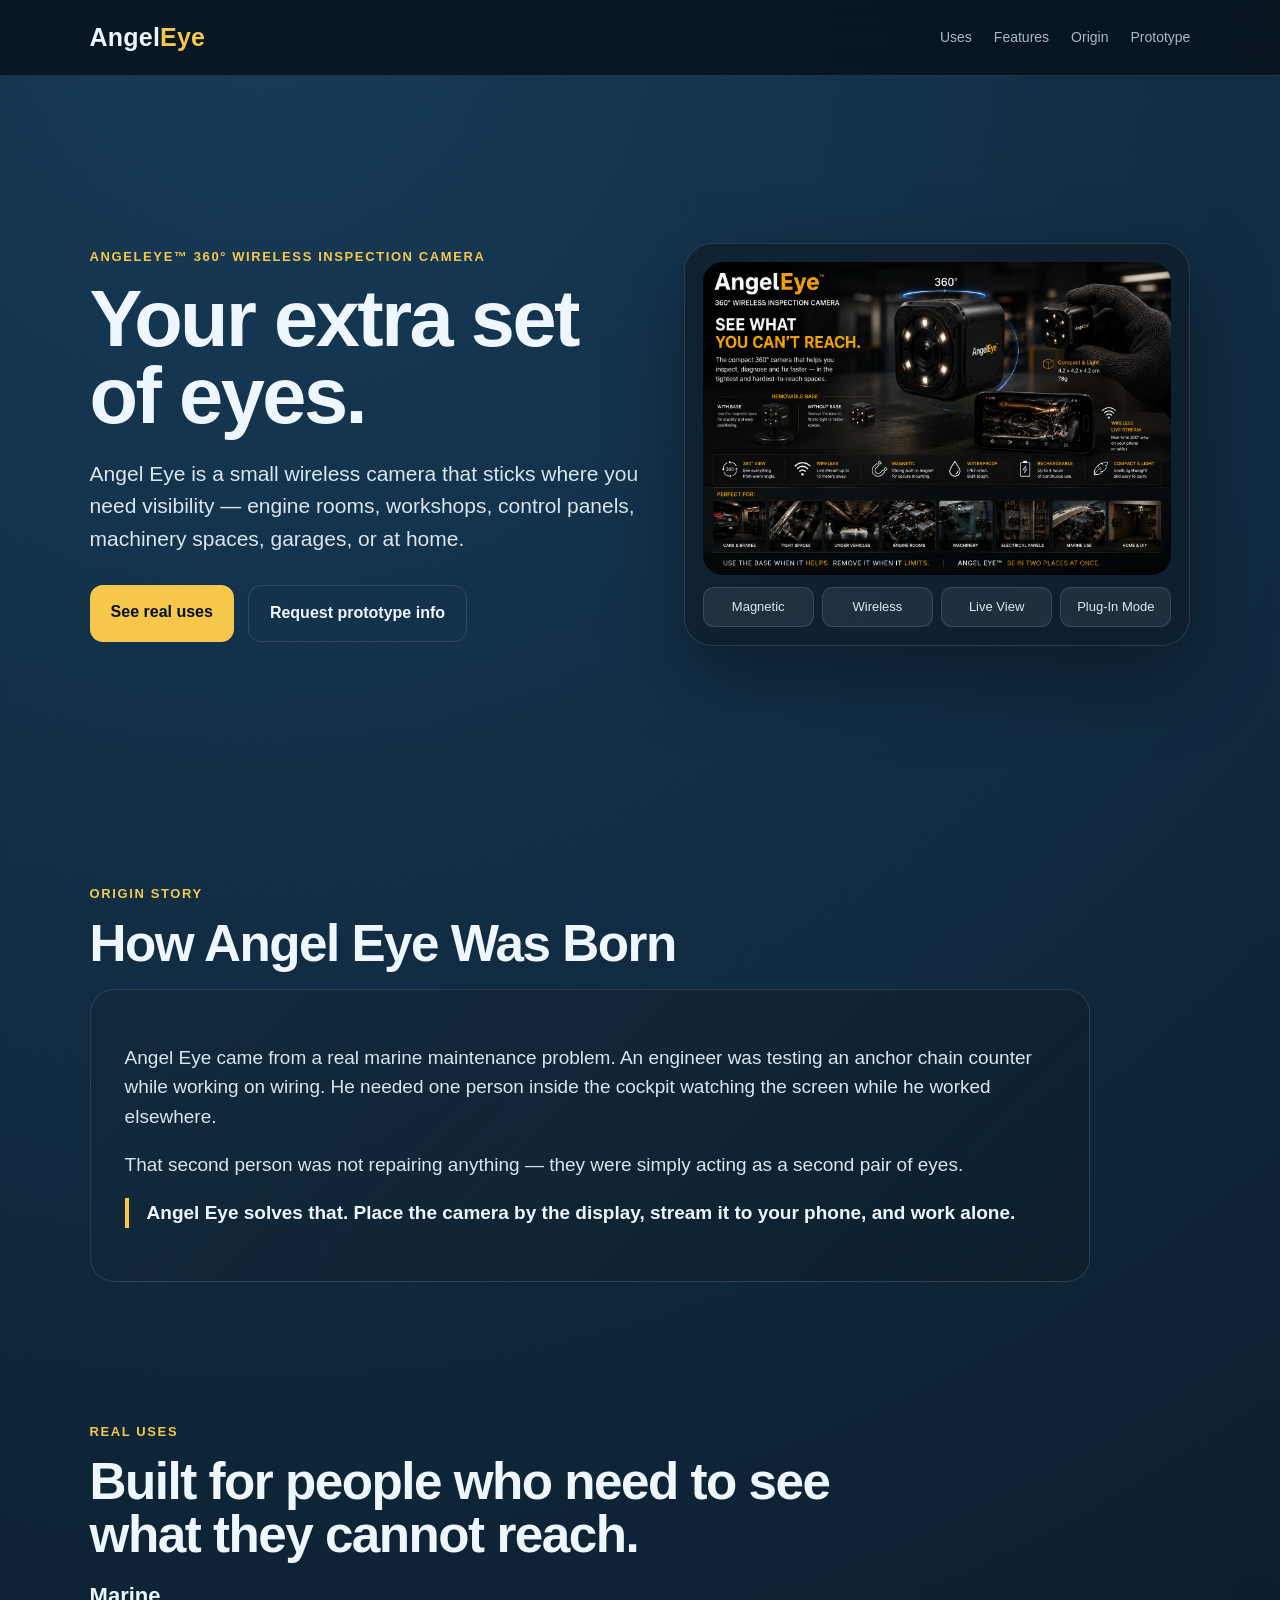
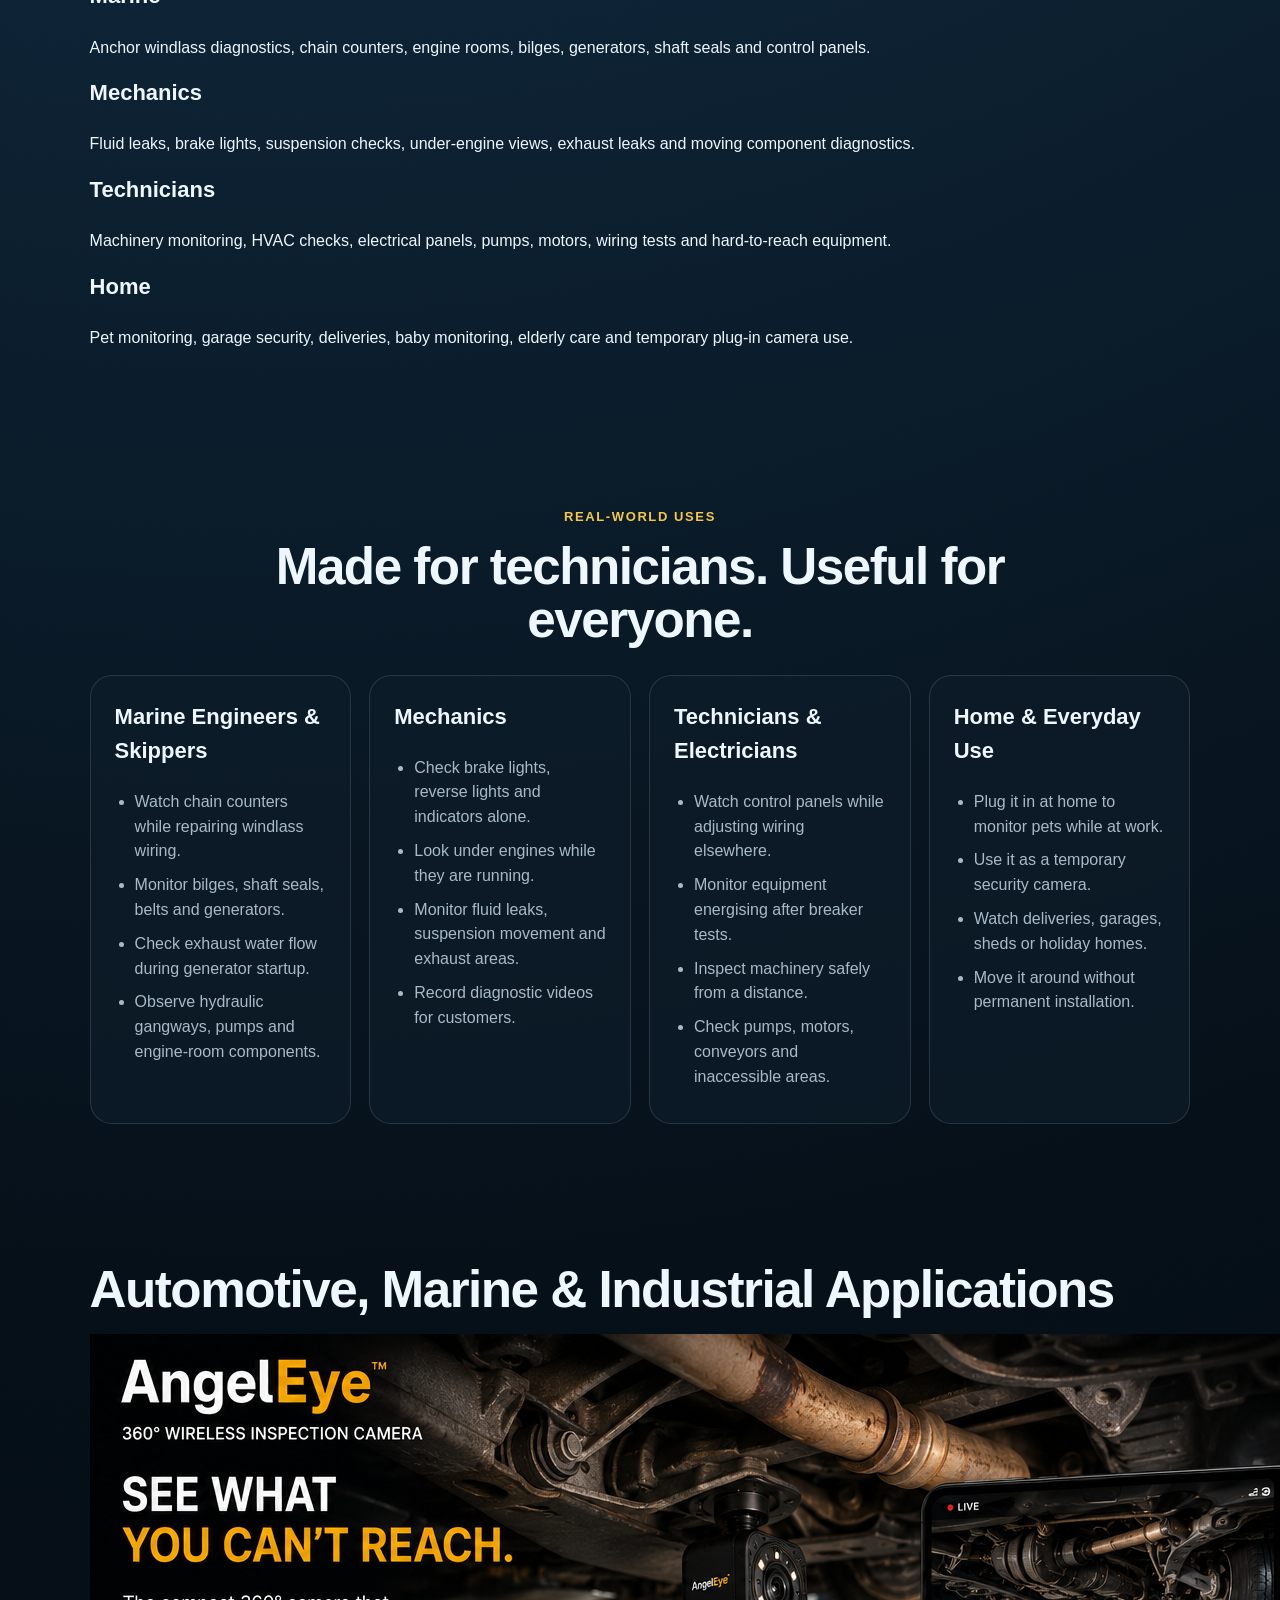
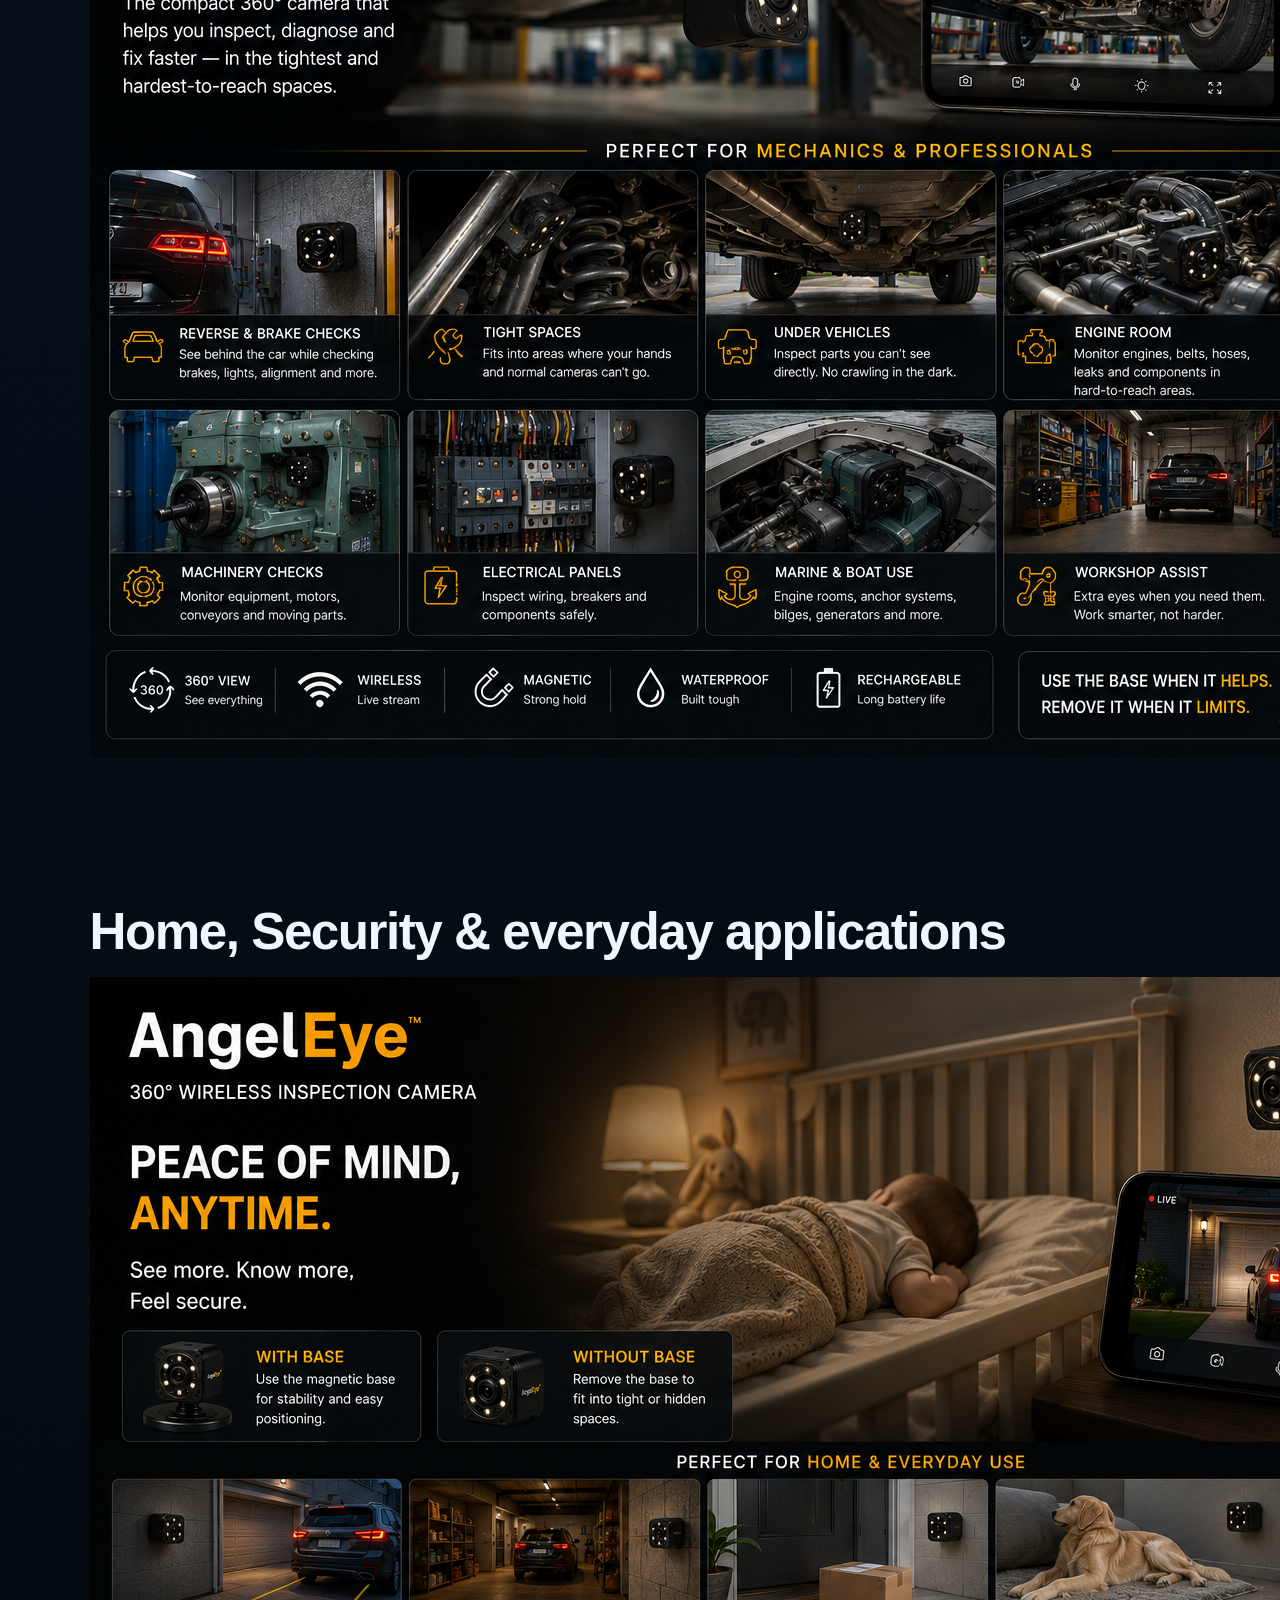
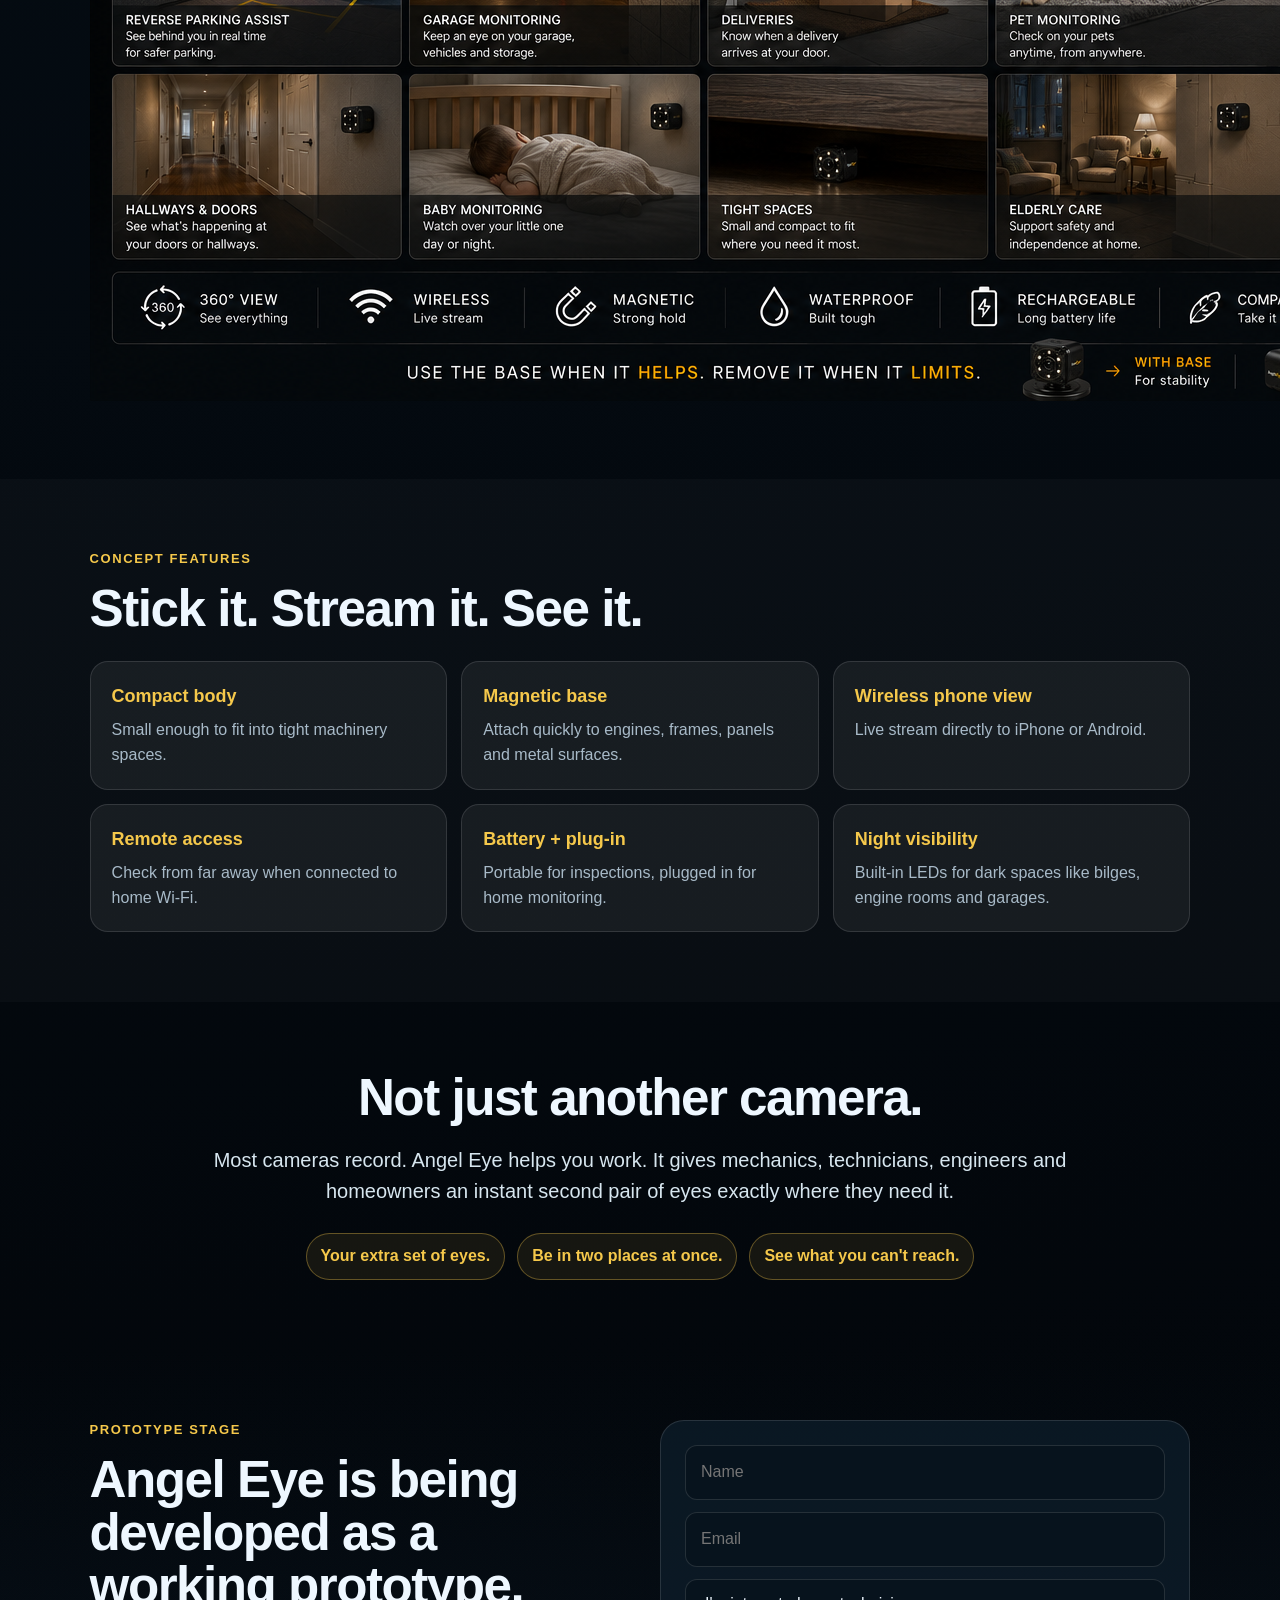
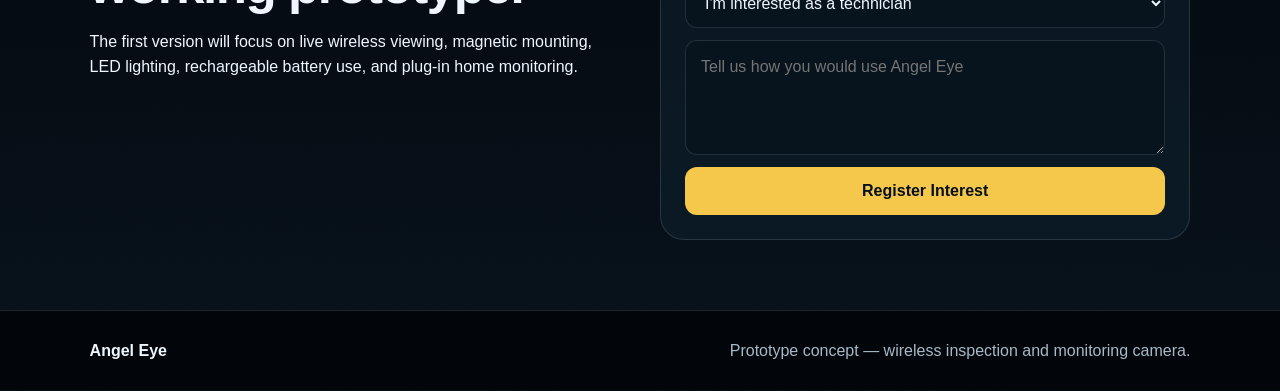
<file: index.html>
<!DOCTYPE html>
<html lang="en">
<head>
  <meta charset="UTF-8" />
  <meta name="viewport" content="width=device-width, initial-scale=1.0" />
  <title>Angel Eye | Your Extra Set of Eyes</title>
  <meta name="description" content="Angel Eye is a compact wireless inspection camera for engineers, mechanics, technicians and home monitoring. Stick it, stream it, see it." />
  <link rel="stylesheet" href="style.css" />
</head>
<body>
  <header class="site-header">
    <a class="brand" href="#top">Angel<span>Eye</span></a>
    <nav>
      <a href="#uses">Uses</a>
      <a href="#features">Features</a>
      <a href="#story">Origin</a>
      <a href="#contact">Prototype</a>
    </nav>
  </header>

  <main id="top">
    <section class="hero">
      <div class="hero-copy">
        <p class="eyebrow">AngelEye™ 360° Wireless Inspection Camera</p>
        <h1>Your extra set of eyes.</h1>
        <p class="lead">Angel Eye is a small wireless camera that sticks where you need visibility — engine rooms, workshops, control panels, machinery spaces, garages, or at home.</p>
        <div class="cta-row">
          <a class="btn primary" href="#uses">See real uses</a>
          <a class="btn secondary" href="#contact">Request prototype info</a>
        </div>
      </div>
      <div class="product-card">
        <img src="angel-eye-hero.png" alt="AngelEye Wireless Inspection Camera">
        <div class="spec-strip">
          <span>Magnetic</span><span>Wireless</span><span>Live View</span><span>Plug-In Mode</span>
        </div>
      </div>
    </section>
<section id="origin" class="section">
  <div class="section-heading">
    <p class="eyebrow">Origin Story</p>
    <h2>How Angel Eye Was Born</h2>
  </div>

  <div class="story-box">
    <p>
      Angel Eye came from a real marine maintenance problem. An engineer was testing an anchor chain counter while working on wiring. He needed one person inside the cockpit watching the screen while he worked elsewhere.
    </p>
    <p>
      That second person was not repairing anything — they were simply acting as a second pair of eyes.
    </p>
    <p class="highlight">
      Angel Eye solves that. Place the camera by the display, stream it to your phone, and work alone.
    </p>
  </div>
</section>

<section id="uses" class="section">
  <div class="section-heading">
    <p class="eyebrow">Real Uses</p>
    <h2>Built for people who need to see what they cannot reach.</h2>
  </div>

  <div class="cards">
    <div class="card">
      <h3>Marine</h3>
      <p>Anchor windlass diagnostics, chain counters, engine rooms, bilges, generators, shaft seals and control panels.</p>
    </div>

    <div class="card">
      <h3>Mechanics</h3>
      <p>Fluid leaks, brake lights, suspension checks, under-engine views, exhaust leaks and moving component diagnostics.</p>
    </div>

    <div class="card">
      <h3>Technicians</h3>
      <p>Machinery monitoring, HVAC checks, electrical panels, pumps, motors, wiring tests and hard-to-reach equipment.</p>
    </div>

    <div class="card">
      <h3>Home</h3>
      <p>Pet monitoring, garage security, deliveries, baby monitoring, elderly care and temporary plug-in camera use.</p>
    </div>
  </div>
</section>
  
      </div>
    </section>

    <section class="uses" id="uses">
      <div class="section-heading center">
        <p class="eyebrow">Real-world uses</p>
        <h2>Made for technicians. Useful for everyone.</h2>
      </div>
      <div class="grid cards">
        <article>
          <h3>Marine Engineers & Skippers</h3>
          <ul>
            <li>Watch chain counters while repairing windlass wiring.</li>
            <li>Monitor bilges, shaft seals, belts and generators.</li>
            <li>Check exhaust water flow during generator startup.</li>
            <li>Observe hydraulic gangways, pumps and engine-room components.</li>
          </ul>
        </article>
        <article>
          <h3>Mechanics</h3>
          <ul>
            <li>Check brake lights, reverse lights and indicators alone.</li>
            <li>Look under engines while they are running.</li>
            <li>Monitor fluid leaks, suspension movement and exhaust areas.</li>
            <li>Record diagnostic videos for customers.</li>
          </ul>
        </article>
        <article>
          <h3>Technicians & Electricians</h3>
          <ul>
            <li>Watch control panels while adjusting wiring elsewhere.</li>
            <li>Monitor equipment energising after breaker tests.</li>
            <li>Inspect machinery safely from a distance.</li>
            <li>Check pumps, motors, conveyors and inaccessible areas.</li>
          </ul>
        </article>
        <article>
          <h3>Home & Everyday Use</h3>
          <ul>
            <li>Plug it in at home to monitor pets while at work.</li>
            <li>Use it as a temporary security camera.</li>
            <li>Watch deliveries, garages, sheds or holiday homes.</li>
            <li>Move it around without permanent installation.</li>
          </ul>
        </article>
      </div>
    </section>
    
<section id="industrial" class="section image-section">
  <h2>Automotive, Marine & Industrial Applications</h2>

  <img src="angel-eye-industrial.png"
       alt="AngelEye Automotive and Industrial Applications"
       class="feature-image">
</section>

<section id="home" class="section image-section">
  <h2>Home, Security & everyday applications</h2>

  <img src="angel-eye-home.png"
       alt="AngelEye Home and Everyday Applications"
       class="feature-image">
</section>
    <section class="features" id="features">
      <div class="section-heading">
        <p class="eyebrow">Concept features</p>
        <h2>Stick it. Stream it. See it.</h2>
      </div>
      <div class="feature-list">
        <div><strong>Compact body</strong><span>Small enough to fit into tight machinery spaces.</span></div>
        <div><strong>Magnetic base</strong><span>Attach quickly to engines, frames, panels and metal surfaces.</span></div>
        <div><strong>Wireless phone view</strong><span>Live stream directly to iPhone or Android.</span></div>
        <div><strong>Remote access</strong><span>Check from far away when connected to home Wi-Fi.</span></div>
        <div><strong>Battery + plug-in</strong><span>Portable for inspections, plugged in for home monitoring.</span></div>
        <div><strong>Night visibility</strong><span>Built-in LEDs for dark spaces like bilges, engine rooms and garages.</span></div>
      </div>
    </section>

    <section class="positioning">
      <h2>Not just another camera.</h2>
      <p>Most cameras record. Angel Eye helps you work. It gives mechanics, technicians, engineers and homeowners an instant second pair of eyes exactly where they need it.</p>
      <div class="taglines">
        <span>Your extra set of eyes.</span>
        <span>Be in two places at once.</span>
        <span>See what you can't reach.</span>
      </div>
    </section>

    <section class="contact" id="contact">
      <div>
        <p class="eyebrow">Prototype stage</p>
        <h2>Angel Eye is being developed as a working prototype.</h2>
        <p>The first version will focus on live wireless viewing, magnetic mounting, LED lighting, rechargeable battery use, and plug-in home monitoring.</p>
      </div>
      <form>
        <input type="text" placeholder="Name" />
        <input type="email" placeholder="Email" />
        <select>
          <option>I'm interested as a technician</option>
          <option>I'm interested for marine use</option>
          <option>I'm interested for home use</option>
          <option>I'm interested as an investor/manufacturer</option>
        </select>
        <textarea placeholder="Tell us how you would use Angel Eye"></textarea>
        <button type="button">Register Interest</button>
      </form>
    </section>
  </main>

  <footer>
    <strong>Angel Eye</strong>
    <span>Prototype concept — wireless inspection and monitoring camera.</span>
  </footer>
</body>
</html>
</file>
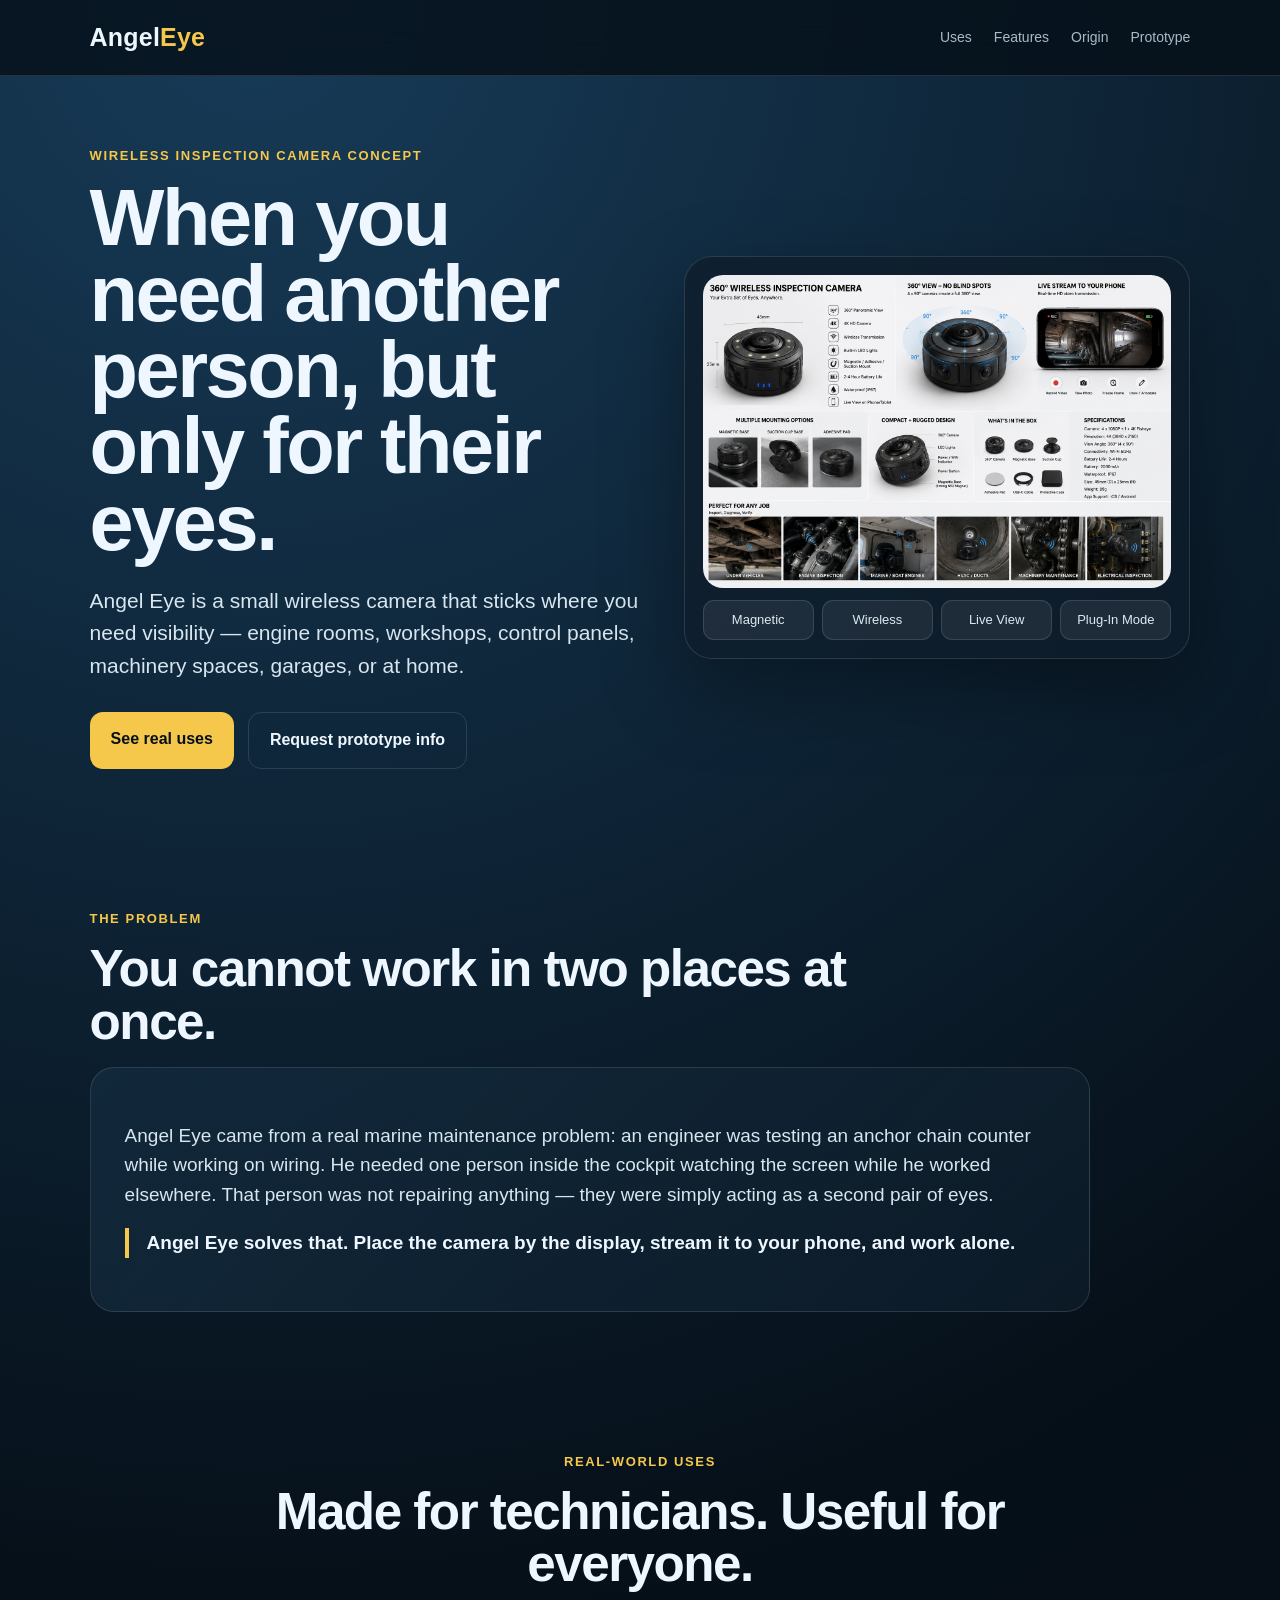
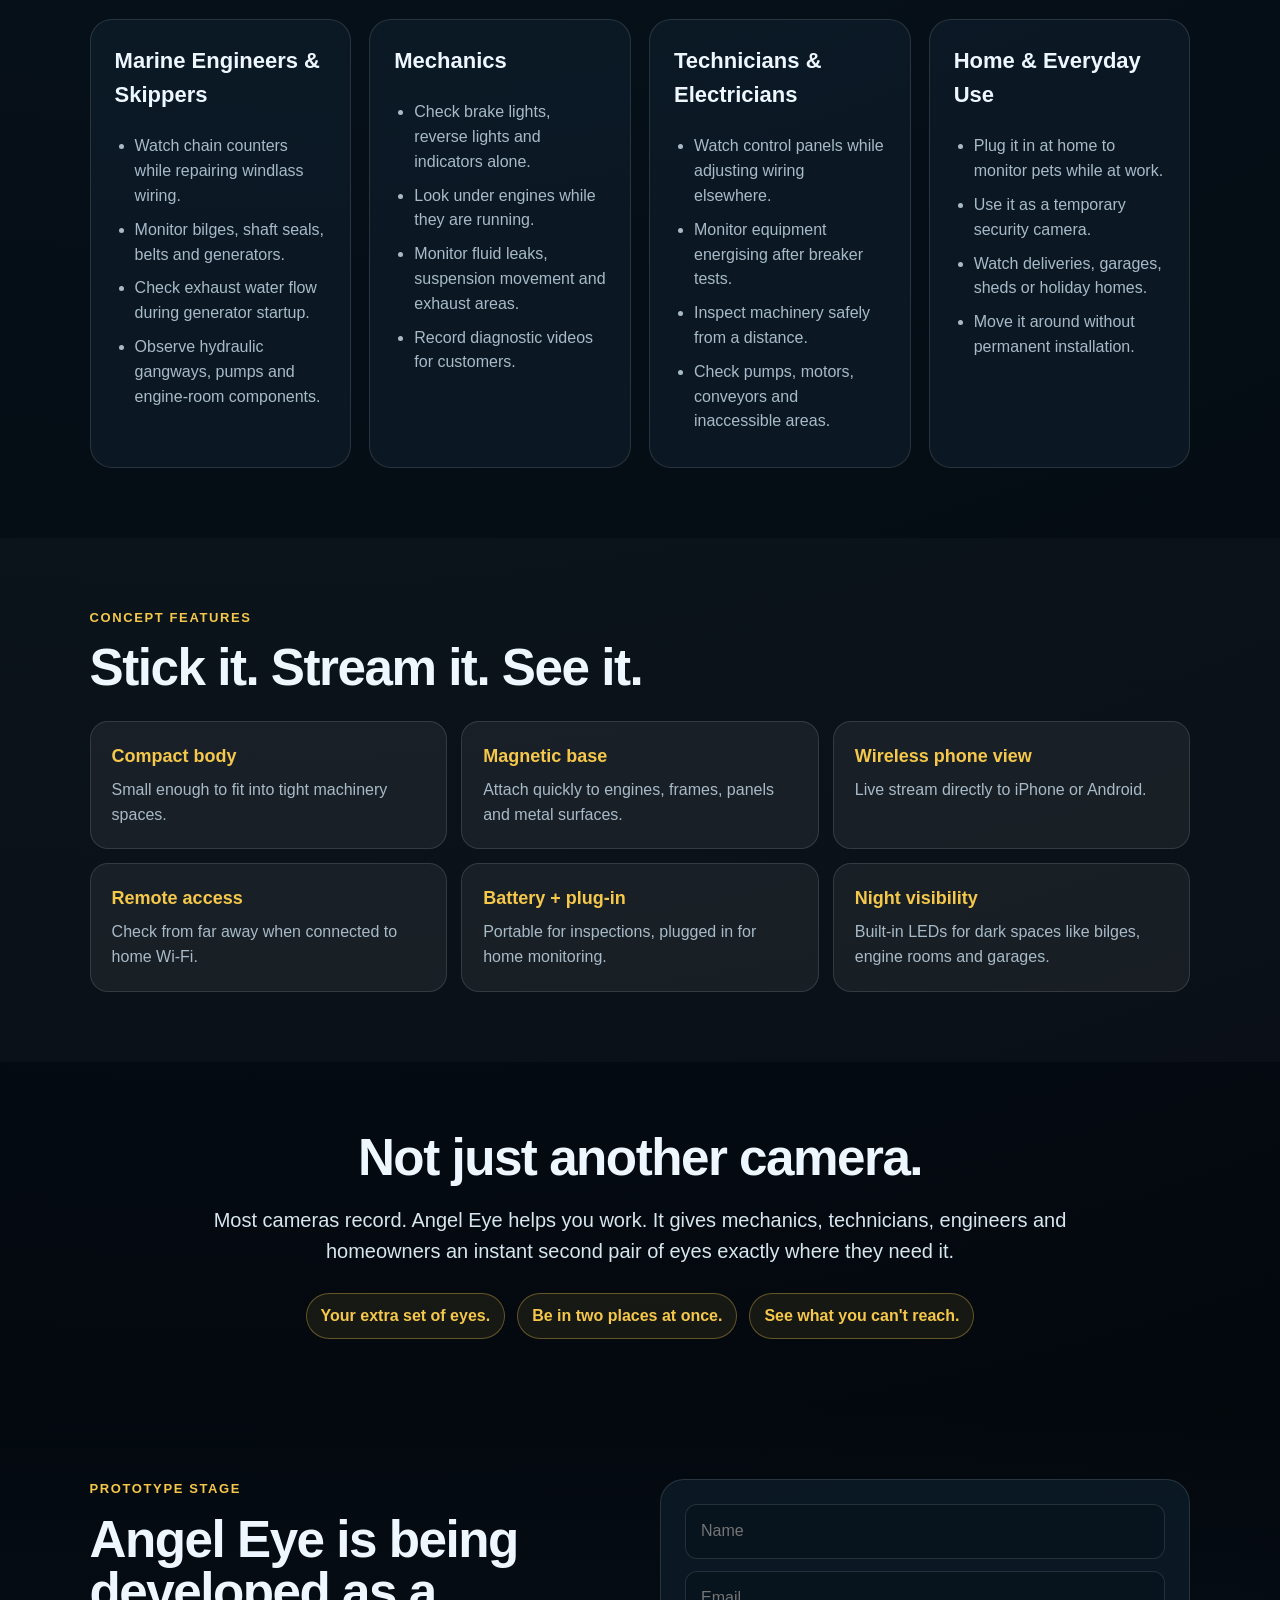
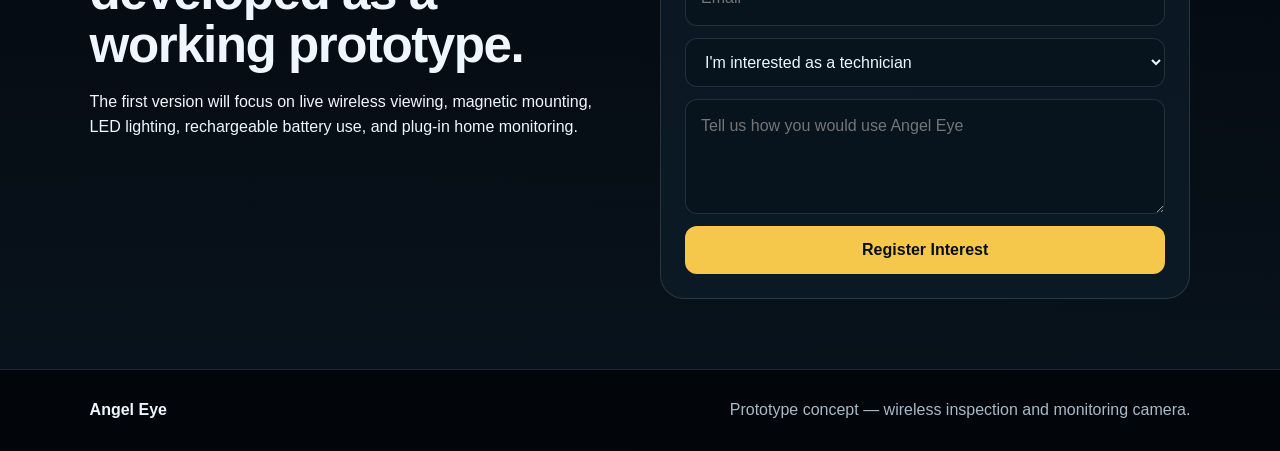
<file: angel-eye-website/index.html>
<!DOCTYPE html>
<html lang="en">
<head>
  <meta charset="UTF-8" />
  <meta name="viewport" content="width=device-width, initial-scale=1.0" />
  <title>Angel Eye | Your Extra Set of Eyes</title>
  <meta name="description" content="Angel Eye is a compact wireless inspection camera for engineers, mechanics, technicians and home monitoring. Stick it, stream it, see it." />
  <link rel="stylesheet" href="style.css" />
</head>
<body>
  <header class="site-header">
    <a class="brand" href="#top">Angel<span>Eye</span></a>
    <nav>
      <a href="#uses">Uses</a>
      <a href="#features">Features</a>
      <a href="#story">Origin</a>
      <a href="#contact">Prototype</a>
    </nav>
  </header>

  <main id="top">
    <section class="hero">
      <div class="hero-copy">
        <p class="eyebrow">Wireless inspection camera concept</p>
        <h1>When you need another person, but only for their eyes.</h1>
        <p class="lead">Angel Eye is a small wireless camera that sticks where you need visibility — engine rooms, workshops, control panels, machinery spaces, garages, or at home.</p>
        <div class="cta-row">
          <a class="btn primary" href="#uses">See real uses</a>
          <a class="btn secondary" href="#contact">Request prototype info</a>
        </div>
      </div>
      <div class="product-card">
        <img src="assets/angel-eye-concept.png" alt="Angel Eye wireless inspection camera concept" />
        <div class="spec-strip">
          <span>Magnetic</span><span>Wireless</span><span>Live View</span><span>Plug-In Mode</span>
        </div>
      </div>
    </section>

    <section class="problem" id="story">
      <div class="section-heading">
        <p class="eyebrow">The problem</p>
        <h2>You cannot work in two places at once.</h2>
      </div>
      <div class="story-box">
        <p>Angel Eye came from a real marine maintenance problem: an engineer was testing an anchor chain counter while working on wiring. He needed one person inside the cockpit watching the screen while he worked elsewhere. That person was not repairing anything — they were simply acting as a second pair of eyes.</p>
        <p class="highlight">Angel Eye solves that. Place the camera by the display, stream it to your phone, and work alone.</p>
      </div>
    </section>

    <section class="uses" id="uses">
      <div class="section-heading center">
        <p class="eyebrow">Real-world uses</p>
        <h2>Made for technicians. Useful for everyone.</h2>
      </div>
      <div class="grid cards">
        <article>
          <h3>Marine Engineers & Skippers</h3>
          <ul>
            <li>Watch chain counters while repairing windlass wiring.</li>
            <li>Monitor bilges, shaft seals, belts and generators.</li>
            <li>Check exhaust water flow during generator startup.</li>
            <li>Observe hydraulic gangways, pumps and engine-room components.</li>
          </ul>
        </article>
        <article>
          <h3>Mechanics</h3>
          <ul>
            <li>Check brake lights, reverse lights and indicators alone.</li>
            <li>Look under engines while they are running.</li>
            <li>Monitor fluid leaks, suspension movement and exhaust areas.</li>
            <li>Record diagnostic videos for customers.</li>
          </ul>
        </article>
        <article>
          <h3>Technicians & Electricians</h3>
          <ul>
            <li>Watch control panels while adjusting wiring elsewhere.</li>
            <li>Monitor equipment energising after breaker tests.</li>
            <li>Inspect machinery safely from a distance.</li>
            <li>Check pumps, motors, conveyors and inaccessible areas.</li>
          </ul>
        </article>
        <article>
          <h3>Home & Everyday Use</h3>
          <ul>
            <li>Plug it in at home to monitor pets while at work.</li>
            <li>Use it as a temporary security camera.</li>
            <li>Watch deliveries, garages, sheds or holiday homes.</li>
            <li>Move it around without permanent installation.</li>
          </ul>
        </article>
      </div>
    </section>

    <section class="features" id="features">
      <div class="section-heading">
        <p class="eyebrow">Concept features</p>
        <h2>Stick it. Stream it. See it.</h2>
      </div>
      <div class="feature-list">
        <div><strong>Compact body</strong><span>Small enough to fit into tight machinery spaces.</span></div>
        <div><strong>Magnetic base</strong><span>Attach quickly to engines, frames, panels and metal surfaces.</span></div>
        <div><strong>Wireless phone view</strong><span>Live stream directly to iPhone or Android.</span></div>
        <div><strong>Remote access</strong><span>Check from far away when connected to home Wi-Fi.</span></div>
        <div><strong>Battery + plug-in</strong><span>Portable for inspections, plugged in for home monitoring.</span></div>
        <div><strong>Night visibility</strong><span>Built-in LEDs for dark spaces like bilges, engine rooms and garages.</span></div>
      </div>
    </section>

    <section class="positioning">
      <h2>Not just another camera.</h2>
      <p>Most cameras record. Angel Eye helps you work. It gives mechanics, technicians, engineers and homeowners an instant second pair of eyes exactly where they need it.</p>
      <div class="taglines">
        <span>Your extra set of eyes.</span>
        <span>Be in two places at once.</span>
        <span>See what you can't reach.</span>
      </div>
    </section>

    <section class="contact" id="contact">
      <div>
        <p class="eyebrow">Prototype stage</p>
        <h2>Angel Eye is being developed as a working prototype.</h2>
        <p>The first version will focus on live wireless viewing, magnetic mounting, LED lighting, rechargeable battery use, and plug-in home monitoring.</p>
      </div>
      <form>
        <input type="text" placeholder="Name" />
        <input type="email" placeholder="Email" />
        <select>
          <option>I'm interested as a technician</option>
          <option>I'm interested for marine use</option>
          <option>I'm interested for home use</option>
          <option>I'm interested as an investor/manufacturer</option>
        </select>
        <textarea placeholder="Tell us how you would use Angel Eye"></textarea>
        <button type="button">Register Interest</button>
      </form>
    </section>
  </main>

  <footer>
    <strong>Angel Eye</strong>
    <span>Prototype concept — wireless inspection and monitoring camera.</span>
  </footer>
</body>
</html>
</file>
<file: style.css>
:root{--bg:#061019;--panel:#0e1d2a;--panel2:#132a3d;--gold:#f5c84b;--text:#eef7ff;--muted:#a8bac8;--line:rgba(255,255,255,.12)}*{box-sizing:border-box}html{scroll-behavior:smooth}body{margin:0;font-family:Inter,Arial,sans-serif;background:radial-gradient(circle at 20% 0,#173b58 0,#061019 42%,#020509 100%);color:var(--text);line-height:1.55}.site-header{position:sticky;top:0;z-index:10;background:rgba(6,16,25,.82);backdrop-filter:blur(16px);border-bottom:1px solid var(--line);display:flex;justify-content:space-between;align-items:center;padding:18px 7%}.brand{font-weight:900;font-size:25px;color:var(--text);text-decoration:none;letter-spacing:.2px}.brand span{color:var(--gold)}nav{display:flex;gap:22px}nav a{color:var(--muted);text-decoration:none;font-size:14px}nav a:hover{color:var(--gold)}section{padding:70px 7%}.hero{min-height:82vh;display:grid;grid-template-columns:1.04fr .96fr;gap:45px;align-items:center}.eyebrow{color:var(--gold);text-transform:uppercase;font-size:13px;font-weight:800;letter-spacing:1.6px;margin:0 0 14px}h1{font-size:clamp(43px,6.2vw,82px);line-height:.96;margin:0 0 24px;letter-spacing:-2.5px}h2{font-size:clamp(31px,4vw,54px);line-height:1.03;margin:0 0 18px;letter-spacing:-1.5px}h3{margin-top:0;font-size:22px}.lead{font-size:21px;color:#d7e6ef;max-width:680px}.cta-row{display:flex;gap:14px;flex-wrap:wrap;margin-top:30px}.btn{padding:15px 21px;border-radius:13px;font-weight:800;text-decoration:none}.primary{background:var(--gold);color:#061019}.secondary{border:1px solid var(--line);color:var(--text)}.product-card{background:rgba(14,29,42,.72);border:1px solid var(--line);border-radius:28px;padding:18px;box-shadow:0 30px 80px rgba(0,0,0,.35)}.product-card img{width:100%;display:block;border-radius:20px}.spec-strip{display:grid;grid-template-columns:repeat(4,1fr);gap:8px;margin-top:12px}.spec-strip span{text-align:center;background:rgba(255,255,255,.07);border:1px solid var(--line);padding:9px;border-radius:11px;color:#dbe9f1;font-size:13px}.section-heading{max-width:800px}.section-heading.center{text-align:center;margin:0 auto 28px}.story-box{background:linear-gradient(135deg,rgba(19,42,61,.86),rgba(14,29,42,.75));border:1px solid var(--line);border-radius:24px;padding:34px;max-width:1000px}.story-box p{font-size:19px;color:#d7e6ef}.highlight{color:var(--text)!important;font-weight:800;border-left:4px solid var(--gold);padding-left:18px}.grid{display:grid;grid-template-columns:repeat(4,1fr);gap:18px}.cards article{background:rgba(14,29,42,.75);border:1px solid var(--line);border-radius:22px;padding:24px}.cards ul{padding-left:20px;margin-bottom:0;color:var(--muted)}.cards li{margin:9px 0}.features{background:rgba(255,255,255,.025)}.feature-list{display:grid;grid-template-columns:repeat(3,1fr);gap:14px;margin-top:26px}.feature-list div{background:rgba(255,255,255,.06);border:1px solid var(--line);border-radius:18px;padding:21px}.feature-list strong{display:block;color:var(--gold);font-size:18px;margin-bottom:7px}.feature-list span{color:var(--muted)}.positioning{text-align:center;max-width:1050px;margin:auto}.positioning p{font-size:20px;color:#d7e6ef}.taglines{display:flex;justify-content:center;gap:12px;flex-wrap:wrap;margin-top:26px}.taglines span{border:1px solid rgba(245,200,75,.35);background:rgba(245,200,75,.08);color:var(--gold);padding:10px 14px;border-radius:999px;font-weight:800}.contact{display:grid;grid-template-columns:1fr 1fr;gap:40px;align-items:start;background:linear-gradient(180deg,transparent,rgba(19,42,61,.35))}form{background:rgba(14,29,42,.78);border:1px solid var(--line);border-radius:24px;padding:24px;display:grid;gap:12px}input,select,textarea{width:100%;padding:14px 15px;border-radius:12px;border:1px solid var(--line);background:#07131d;color:var(--text);font:inherit}textarea{min-height:115px}button{border:0;border-radius:12px;background:var(--gold);color:#061019;font-weight:900;padding:15px;font-size:16px;cursor:pointer}footer{padding:28px 7%;border-top:1px solid var(--line);display:flex;justify-content:space-between;color:var(--muted)}footer strong{color:var(--text)}@media(max-width:980px){.hero,.contact{grid-template-columns:1fr}.grid,.feature-list{grid-template-columns:1fr 1fr}nav{display:none}}@media(max-width:620px){section{padding:52px 6%}.grid,.feature-list{grid-template-columns:1fr}.spec-strip{grid-template-columns:1fr 1fr}footer{display:block}.lead{font-size:18px}}
</file>
<file: angel-eye-website/style.css>
:root{--bg:#061019;--panel:#0e1d2a;--panel2:#132a3d;--gold:#f5c84b;--text:#eef7ff;--muted:#a8bac8;--line:rgba(255,255,255,.12)}*{box-sizing:border-box}html{scroll-behavior:smooth}body{margin:0;font-family:Inter,Arial,sans-serif;background:radial-gradient(circle at 20% 0,#173b58 0,#061019 42%,#020509 100%);color:var(--text);line-height:1.55}.site-header{position:sticky;top:0;z-index:10;background:rgba(6,16,25,.82);backdrop-filter:blur(16px);border-bottom:1px solid var(--line);display:flex;justify-content:space-between;align-items:center;padding:18px 7%}.brand{font-weight:900;font-size:25px;color:var(--text);text-decoration:none;letter-spacing:.2px}.brand span{color:var(--gold)}nav{display:flex;gap:22px}nav a{color:var(--muted);text-decoration:none;font-size:14px}nav a:hover{color:var(--gold)}section{padding:70px 7%}.hero{min-height:82vh;display:grid;grid-template-columns:1.04fr .96fr;gap:45px;align-items:center}.eyebrow{color:var(--gold);text-transform:uppercase;font-size:13px;font-weight:800;letter-spacing:1.6px;margin:0 0 14px}h1{font-size:clamp(43px,6.2vw,82px);line-height:.96;margin:0 0 24px;letter-spacing:-2.5px}h2{font-size:clamp(31px,4vw,54px);line-height:1.03;margin:0 0 18px;letter-spacing:-1.5px}h3{margin-top:0;font-size:22px}.lead{font-size:21px;color:#d7e6ef;max-width:680px}.cta-row{display:flex;gap:14px;flex-wrap:wrap;margin-top:30px}.btn{padding:15px 21px;border-radius:13px;font-weight:800;text-decoration:none}.primary{background:var(--gold);color:#061019}.secondary{border:1px solid var(--line);color:var(--text)}.product-card{background:rgba(14,29,42,.72);border:1px solid var(--line);border-radius:28px;padding:18px;box-shadow:0 30px 80px rgba(0,0,0,.35)}.product-card img{width:100%;display:block;border-radius:20px}.spec-strip{display:grid;grid-template-columns:repeat(4,1fr);gap:8px;margin-top:12px}.spec-strip span{text-align:center;background:rgba(255,255,255,.07);border:1px solid var(--line);padding:9px;border-radius:11px;color:#dbe9f1;font-size:13px}.section-heading{max-width:800px}.section-heading.center{text-align:center;margin:0 auto 28px}.story-box{background:linear-gradient(135deg,rgba(19,42,61,.86),rgba(14,29,42,.75));border:1px solid var(--line);border-radius:24px;padding:34px;max-width:1000px}.story-box p{font-size:19px;color:#d7e6ef}.highlight{color:var(--text)!important;font-weight:800;border-left:4px solid var(--gold);padding-left:18px}.grid{display:grid;grid-template-columns:repeat(4,1fr);gap:18px}.cards article{background:rgba(14,29,42,.75);border:1px solid var(--line);border-radius:22px;padding:24px}.cards ul{padding-left:20px;margin-bottom:0;color:var(--muted)}.cards li{margin:9px 0}.features{background:rgba(255,255,255,.025)}.feature-list{display:grid;grid-template-columns:repeat(3,1fr);gap:14px;margin-top:26px}.feature-list div{background:rgba(255,255,255,.06);border:1px solid var(--line);border-radius:18px;padding:21px}.feature-list strong{display:block;color:var(--gold);font-size:18px;margin-bottom:7px}.feature-list span{color:var(--muted)}.positioning{text-align:center;max-width:1050px;margin:auto}.positioning p{font-size:20px;color:#d7e6ef}.taglines{display:flex;justify-content:center;gap:12px;flex-wrap:wrap;margin-top:26px}.taglines span{border:1px solid rgba(245,200,75,.35);background:rgba(245,200,75,.08);color:var(--gold);padding:10px 14px;border-radius:999px;font-weight:800}.contact{display:grid;grid-template-columns:1fr 1fr;gap:40px;align-items:start;background:linear-gradient(180deg,transparent,rgba(19,42,61,.35))}form{background:rgba(14,29,42,.78);border:1px solid var(--line);border-radius:24px;padding:24px;display:grid;gap:12px}input,select,textarea{width:100%;padding:14px 15px;border-radius:12px;border:1px solid var(--line);background:#07131d;color:var(--text);font:inherit}textarea{min-height:115px}button{border:0;border-radius:12px;background:var(--gold);color:#061019;font-weight:900;padding:15px;font-size:16px;cursor:pointer}footer{padding:28px 7%;border-top:1px solid var(--line);display:flex;justify-content:space-between;color:var(--muted)}footer strong{color:var(--text)}@media(max-width:980px){.hero,.contact{grid-template-columns:1fr}.grid,.feature-list{grid-template-columns:1fr 1fr}nav{display:none}}@media(max-width:620px){section{padding:52px 6%}.grid,.feature-list{grid-template-columns:1fr}.spec-strip{grid-template-columns:1fr 1fr}footer{display:block}.lead{font-size:18px}}
</file>
